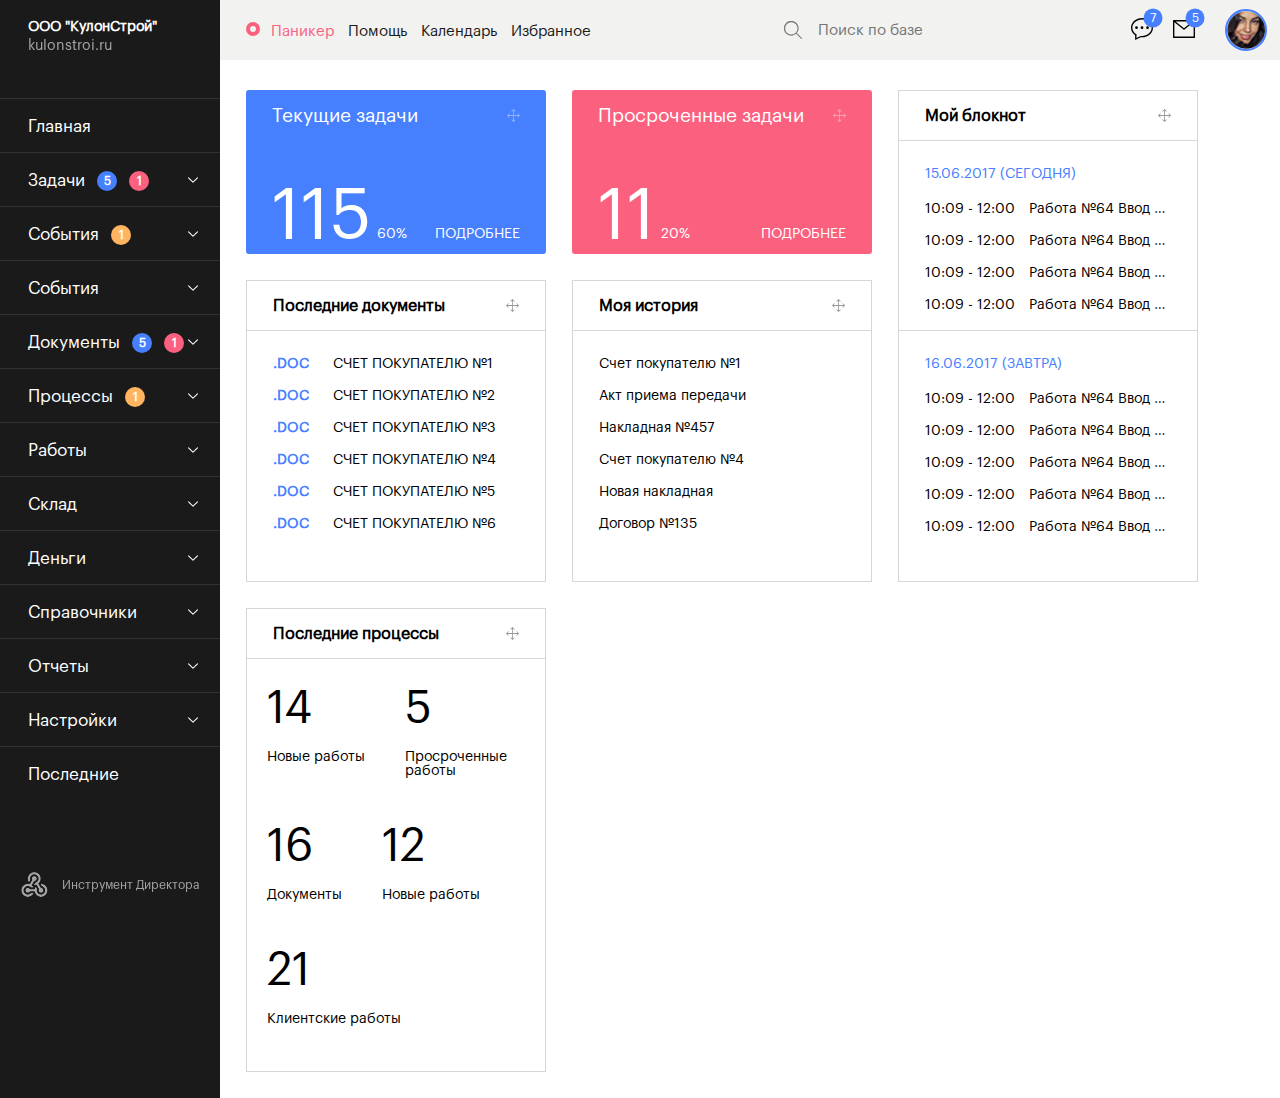
<file: index.html>
<!DOCTYPE html>
<html lang="en">
<head>
	<meta charset="UTF-8">
	<meta name="viewport" content="width=device-width, initial-scale=1.0">
	<title>iDirector Dashboard</title>

	<script src="./js/jquery.js"></script>
	<script src="./jquery-ui/jquery-ui.js"></script>
	<script src="./js/script.js"></script>
	<link rel="stylesheet" href="./css/style.css">

</head>
<body>
	<div class="main-container">
		<div class="menu">
		<div class="fixed-wrapper">
			<div class="mobile-controls mobile-only">
				<div class="menu-close">
					<img src="./img/cross-close.png"/>
					<span>Закрыть</span>
				</div>

				<div class="user">
					<div class="userpic" style="background-image: url(./img/userpic.png);">
					</div>

					<div class="username">Лиса Астахова</div>


				</div>
			</div>
			<div class="company-info-block desktop-only">
				<div class="company-name">
					ООО "КулонСтрой"
				</div>
				<div class="company-site">
					kulonstroi.ru
				</div>

			</div>

			<div class="menu-item">
				<h3 class="menu-item-title">
					<span>Главная</span>
				</h3>


				<h3 class="menu-item-title accordion">
					<span>Задачи</span>
					<div class="blue-circle circle">5</div>
					<div class="red-circle circle">1</div>
					<img src="./img/downarrow.svg" width="10" height="6">
				</h3>
				<div class="submenu">
					<div class="submenu-item">
						Создать задачу
					</div>
					<div class="submenu-item">
						Текущие
					</div>
					<div class="submenu-item">
						Новые
					</div>
					<div class="submenu-item">
						Выполнить
					</div>
					<div class="submenu-item">
						Подтвердить
					</div>
					<div class="submenu-item">
						Планерка
					</div>
					<div class="submenu-item">
						Все
					</div>
					<div class="submenu-item">
						Периодические задачи
					</div>
				</div>

				<h3 class="menu-item-title accordion">
					<span>События</span>
					<div class="yellow-circle circle">1</div>
					<img src="./img/downarrow.svg" width="10" height="6">
				</h3>
				<div class="submenu">
					<div class="submenu-item">
						Создать событие
					</div>
					<div class="submenu-item">
						Сегодня
					</div>
					<div class="submenu-item">
						Новые
					</div>
					<div class="submenu-item">
						Запланированные
						<div class="yellow-circle circle">1</div>
					</div>
					<div class="submenu-item">
						Все события
					</div>
				</div>

				<h3 class="menu-item-title accordion">
					<span>События</span>
					<img src="./img/downarrow.svg" width="10" height="6">
				</h3>

				<div class="submenu">
					<div class="submenu-item">
						Создать событие
					</div>
					<div class="submenu-item">
						Сегодня
					</div>
					<div class="submenu-item">
						Новые
					</div>
					<div class="submenu-item">
						Запланированные
					</div>
					<div class="submenu-item">
						Все события
					</div>
				</div>

				<h3 class="menu-item-title accordion">
					<span>Документы</span>
					<div class="blue-circle circle">5</div>
					<div class="red-circle circle">1</div>
					<img src="./img/downarrow.svg" width="10" height="6">
				</h3>
				<div class="submenu">
					<div class="submenu-item">
						Создать документ
					</div>
					<div class="submenu-item">
						Текущие
					</div>
					<div class="submenu-item">
						Новые
					</div>
					<div class="submenu-item">
						Просроченные
					</div>
					<div class="submenu-item">
						К ознакомлению
					</div>
					<div class="submenu-item">
						Все
					</div>
				</div>

				<h3 class="menu-item-title accordion">
					<span>Процессы</span>
					<div class="yellow-circle circle">1</div>
					<img src="./img/downarrow.svg" width="10" height="6">
				</h3>
				<div class="submenu">
					<div class="submenu-item">
						Создать процесс
					</div>
					<div class="submenu-item">
						Текущие
					</div>
					<div class="submenu-item">
						Просроченные
					</div>
					<div class="submenu-item">
						Отложенные
						<div class="yellow-circle circle">1</div>
					</div>
					<div class="submenu-item">
						Проблемные
					</div>
					<div class="submenu-item">
						Отказные
					</div>
					<div class="submenu-item">
						Проекты
					</div>
					<div class="submenu-item">
						Все
					</div>
					<div class="submenu-item">
						Рабочие спецификации
					</div>
					<div class="submenu-item">
						Периодические процессы
					</div>
					<div class="submenu-item">
						Технологические карты
					</div>
				</div>

				<h3 class="menu-item-title accordion">
					<span>Работы</span>
					<img src="./img/downarrow.svg" width="10" height="6">
				</h3>

				<div class="submenu">
					<div class="submenu-item">
						Новые
					</div>
					<div class="submenu-item">
						Текущие
					</div>
					<div class="submenu-item">
						Просроченные
					</div>
					<div class="submenu-item">
						Приостановленные
					</div>
					<div class="submenu-item">
						Все
					</div>
					<div class="submenu-item">
						Переводы работ
					</div>
				</div>

				<h3 class="menu-item-title accordion">
					<span>Склад</span>
					<img src="./img/downarrow.svg" width="10" height="6">
				</h3>

				<div class="submenu">
					<div class="submenu-item">
						Товары и услуги
					</div>
					<div class="submenu-item">
						Закупки
					</div>
					<div class="submenu-item">
						Продажи
					</div>
					<div class="submenu-item">
						Списания
					</div>
					<div class="submenu-item">
						Списания материалов
					</div>
					<div class="submenu-item">
						Оприходования
					</div>
					<div class="submenu-item">
						Оприходования продукции
					</div>
					<div class="submenu-item">
						Перемещения
					</div>
					<div class="submenu-item">
						Заявки на доставку
					</div>
					<div class="submenu-item">
						Доставки
					</div>
					<div class="submenu-item">
						Инвентаризация
					</div>
					<div class="submenu-item">
						Уценки
					</div>
					<div class="submenu-item">
						Наценки
					</div>
					<div class="submenu-item">
						Группы товаров
					</div>
					<div class="submenu-item">
						Склады
					</div>
					<div class="submenu-item">
						Складские ячейки
					</div>
				</div>
				<h3 class="menu-item-title accordion">
					<span>Деньги</span>
					<img src="./img/downarrow.svg" width="10" height="6">
				</h3>

				<div class="submenu">
					<div class="submenu-item">
						Приходы и расходы
					</div>
					<div class="submenu-item">
						Взаиморасчеты с контрагентами
					</div>
					<div class="submenu-item">
						Премии и санкции
					</div>
					<div class="submenu-item">
						Выплаты сотрудникам
					</div>
					<div class="submenu-item">
						Взаиморасчеты с сотрудниками
					</div>
					<div class="submenu-item">
						Табель
					</div>
					<div class="submenu-item">
						Касса
					</div>
				</div>
				<h3 class="menu-item-title accordion">
					<span>Справочники</span>
					<img src="./img/downarrow.svg" width="10" height="6">
				</h3>

				<div class="submenu">
					<div class="submenu-item">
						Контрагенты
					</div>
					<div class="submenu-item">
						Сотрудники
					</div>
					<div class="submenu-item">
						Должности
					</div>
					<div class="submenu-item">
						Отделы
					</div>
					<div class="submenu-item">
						Объекты
					</div>
					<div class="submenu-item">
						Виды санкций
					</div>
					<div class="submenu-item">
						Виды премий
					</div>
					<div class="submenu-item">
						Объявления
					</div>
					<div class="submenu-item">
						Структурная схема
					</div>
					<div class="submenu-item">
						Рассылки
					</div>
				</div>
				<h3 class="menu-item-title accordion">
					<span>Отчеты</span>
					<img src="./img/downarrow.svg" width="10" height="6">
				</h3>

				<div class="submenu">
					<div class="submenu-item">
						Активность сотрудников за месяц
					</div>
				</div>
				<h3 class="menu-item-title accordion">
					<span>Настройки</span>
					<img src="./img/downarrow.svg" width="10" height="6">
				</h3>

				<div class="submenu">
					<div class="submenu-item">
						Настройки документов
					</div>
					<div class="submenu-item">
						Настройки процессов
					</div>
					<div class="submenu-item">
						Настройки отчетов
					</div>
					<div class="submenu-item">
						Триггеры
					</div>
					<div class="submenu-item">
						Веб-камеры
					</div>
					<div class="submenu-item">
						Настройки справочников
					</div>
					<div class="submenu-item">
						Доступ
					</div>
				</div>

				<h3 class="menu-item-title">
					<span>Последние</span>
				</h3>


			</div> <!-- MENU END-->
			
			<div class="branding">
				<img src="./img/logo.png">
				<span>Инструмент Директора</span>
			</div>
		</div>
		</div>
		<div class="board">
			<div class="top-menu">
				<div class="top-menu-left">
					<a href="#" class="top-menu-left-link panic">Паникер</a>
					<a href="#" class="top-menu-left-link">Помощь</a>
					<a href="#" class="top-menu-left-link">Календарь</a>
					<a href="#" class="top-menu-left-link">Избранное</a>
				</div>

				<div class="menu-opener">
					<img src="./img/menu-sandwich.svg" height="18">
				</div>
				<div class="top-menu-center">
					<img src="./img/search.svg" width="18" height="18">
					<input type="text" placeholder="Поиск по базе" class="top-menu-center-textinput">
				</div>
				<div class="top-menu-right">
					<div class="top-menu-right-notifications">
						<img src="./img/notifications-icon.svg" width="22" height="22">
					</div>

					<div class="top-menu-right-messages">
						<img src="./img/messages-icon.svg" width="22" height="22">
					</div>

					<div class="top-menu-right-userpic">

					</div>

					<div class="top-menu-right-username">
						Астахова Л.С
					</div>

					<div class="top-menu-right-downarrow">
						<img src="./img/downarrow.svg" width="10" height="6">
					</div>

					<div class="top-menu-right-exit">
						<img src="./img/exit.svg" width="19" height="22">
					</div>
				</div>
			</div>

			<div class="dashboard">

				<div class="mobile-company-info mobile-only">
					<div class="mobile-company-name">
						ООО «Кулон-строй»
					</div>

					<div class="mobile-company-site">
						kulon-stroi.ru
					</div>
				</div>

				<div class="tabs mobile-only">
					<span class="active processes">
						Процессы
					</span>

					<span class="events">
						События
					</span>
				</div> 
				<div class="dashboard-block1 dashboard-block in-processes">
					<div class="current-tasks color-tile">
						<div class="color-tile-title">Текущие задачи</div>
						<div class="color-tile-move">
							<img src="./img/move-icon.svg" width="12.60" height="12.60">
						</div>
						<div class="color-tile-numbers">
							<span class="color-tile-numbers-big">115</span>
							<span class="color-tile-numbers-small">60%</span>
						</div>
						<a href="#" class="color-tile-more">ПОДРОБНЕЕ</a>
					</div>

					<div class="overdue-tasks color-tile mobile-only in-processes">
						<div class="color-tile-title">Просроченные задачи</div>
						<div class="color-tile-move">
							<img src="./img/move-icon.svg" width="12.60" height="12.60">
						</div>
						<div class="color-tile-numbers">
							<span class="color-tile-numbers-big">11</span>
							<span class="color-tile-numbers-small">20%</span>
						</div>
						<a href="#" class="color-tile-more">ПОДРОБНЕЕ</a>
					</div>

					<div class="dashboard-block-table in-processes">
						<div class="dashboard-block-table-header">
							<div class="dashboard-block-table-header-title">Последние документы</div>
							<div class="dashboard-block-table-header-move">
								<img src="./img/move-icon.svg" width="12.60" height="12.60">
							</div>
						</div>

						<div class="dashboard-block-table-content">
							<div class="table-content-row">
								<span class="table-content-row-type">.DOC</span>
								<span class="table-content-row-title">СЧЕТ ПОКУПАТЕЛЮ №1</span>
							</div>
							<div class="table-content-row">
								<span class="table-content-row-type">.DOC</span>
								<span class="table-content-row-title">СЧЕТ ПОКУПАТЕЛЮ №2</span>
							</div>
							<div class="table-content-row">
								<span class="table-content-row-type">.DOC</span>
								<span class="table-content-row-title">СЧЕТ ПОКУПАТЕЛЮ №3</span>
							</div>
							<div class="table-content-row">
								<span class="table-content-row-type">.DOC</span>
								<span class="table-content-row-title">СЧЕТ ПОКУПАТЕЛЮ №4</span>
							</div>
							<div class="table-content-row">
								<span class="table-content-row-type">.DOC</span>
								<span class="table-content-row-title">СЧЕТ ПОКУПАТЕЛЮ №5</span>
							</div>
							<div class="table-content-row">
								<span class="table-content-row-type">.DOC</span>
								<span class="table-content-row-title">СЧЕТ ПОКУПАТЕЛЮ №6</span>
							</div>
						</div>
					</div>
				</div>
				<div class="dashboard-block2 dashboard-block desktop-only">
					<div class="overdue-tasks color-tile">
						<div class="color-tile-title">Просроченные задачи</div>
						<div class="color-tile-move">
							<img src="./img/move-icon.svg" width="12.60" height="12.60">
						</div>
						<div class="color-tile-numbers">
							<span class="color-tile-numbers-big">11</span>
							<span class="color-tile-numbers-small">20%</span>
						</div>
						<a href="#" class="color-tile-more">ПОДРОБНЕЕ</a>
					</div>

					<div class="dashboard-block-table">
						<div class="dashboard-block-table-header">
							<div class="dashboard-block-table-header-title">Моя история</div>
							<div class="dashboard-block-table-header-move">
								<img src="./img/move-icon.svg" width="12.60" height="12.60">
							</div>
						</div>

						<div class="dashboard-block-table-content">
							<div class="table-content-row">
								<span class="table-content-row-title">Счет покупателю №1</span>
							</div>
							<div class="table-content-row">
								<span class="table-content-row-title">Акт приема передачи</span>
							</div>
							<div class="table-content-row">
								<span class="table-content-row-title">Накладная №457</span>
							</div>
							<div class="table-content-row">
								<span class="table-content-row-title">Счет покупателю №4</span>
							</div>
							<div class="table-content-row">
								<span class="table-content-row-title">Новая накладная</span>
							</div>
							<div class="table-content-row">
								<span class="table-content-row-title">Договор №135</span>
							</div>
						</div>
					</div>
				</div>

				<div class="dashboard-block3 dashboard-block blocknote in-events">
					<div class="dashboard-block-table">
						<div class="dashboard-block-table-header">
							<div class="dashboard-block-table-header-title">Мой блокнот</div>
							<div class="dashboard-block-table-header-move">
								<img src="./img/move-icon.svg" width="12.60" height="12.60">
							</div>
						</div>

						<div class="dashboard-block-table-content">
							<div class="table-content-day">

								<div class="date">
									15.06.2017 (СЕГОДНЯ)
								</div>
								<div class="table-content-row">
									<span class="time">10:09 - 12:00</span>
									<span class="table-content-row-title">Работа №64 Ввод исходных данных </span>
								</div>
								<div class="table-content-row">
									<span class="time">10:09 - 12:00</span>
									<span class="table-content-row-title">Работа №64 Ввод исходных данных </span>
								</div>
								<div class="table-content-row">
									<span class="time">10:09 - 12:00</span>
									<span class="table-content-row-title">Работа №64 Ввод исходных данных </span>
								</div>
								<div class="table-content-row">
									<span class="time">10:09 - 12:00</span>
									<span class="table-content-row-title">Работа №64 Ввод исходных данных </span>
								</div>
							</div>

							<div class="table-content-day">

								<div class="date">
									16.06.2017 (ЗАВТРА)
								</div>
								<div class="table-content-row">
									<span class="time">10:09 - 12:00</span>
									<span class="table-content-row-title">Работа №64 Ввод исходных данных </span>
								</div>
								<div class="table-content-row">
									<span class="time">10:09 - 12:00</span>
									<span class="table-content-row-title">Работа №64 Ввод исходных данных </span>
								</div>
								<div class="table-content-row">
									<span class="time">10:09 - 12:00</span>
									<span class="table-content-row-title">Работа №64 Ввод исходных данных </span>
								</div>
								<div class="table-content-row">
									<span class="time">10:09 - 12:00</span>
									<span class="table-content-row-title">Работа №64 Ввод исходных данных </span>
								</div>
								<div class="table-content-row">
									<span class="time">10:09 - 12:00</span>
									<span class="table-content-row-title">Работа №64 Ввод исходных данных </span>
								</div>
							</div>
						</div>
					</div>
				</div>


				<div class="dashboard-block last-processes in-processes">
					<div class="dashboard-block-table">
						<div class="dashboard-block-table-header">
							<div class="dashboard-block-table-header-title">Последние процессы</div>
							<div class="dashboard-block-table-header-move">
								<img src="./img/move-icon.svg" width="12.60" height="12.60">
							</div>
						</div>

						<div class="dashboard-block-table-content">
							<div class="processes-content">
								<div class="process">
									<div class="count">14</div>
									<div class="process-name">Новые работы</div>
								</div>
								<div class="process">
									<div class="count">5</div>
									<div class="process-name">Просроченные <br>работы</div>
								</div>
								<div class="process">
									<div class="count">16</div>
									<div class="process-name">Документы</div>
								</div>	
								<div class="process">
									<div class="count">12</div>
									<div class="process-name">Новые работы</div>
								</div>
								<div class="process">
									<div class="count">21</div>
									<div class="process-name">Клиентские работы</div>
								</div>		
							</div>																		
						</div>
					</div>
				</div>
			</div>

		</div>
	</div>
</body>
</html>
</file>
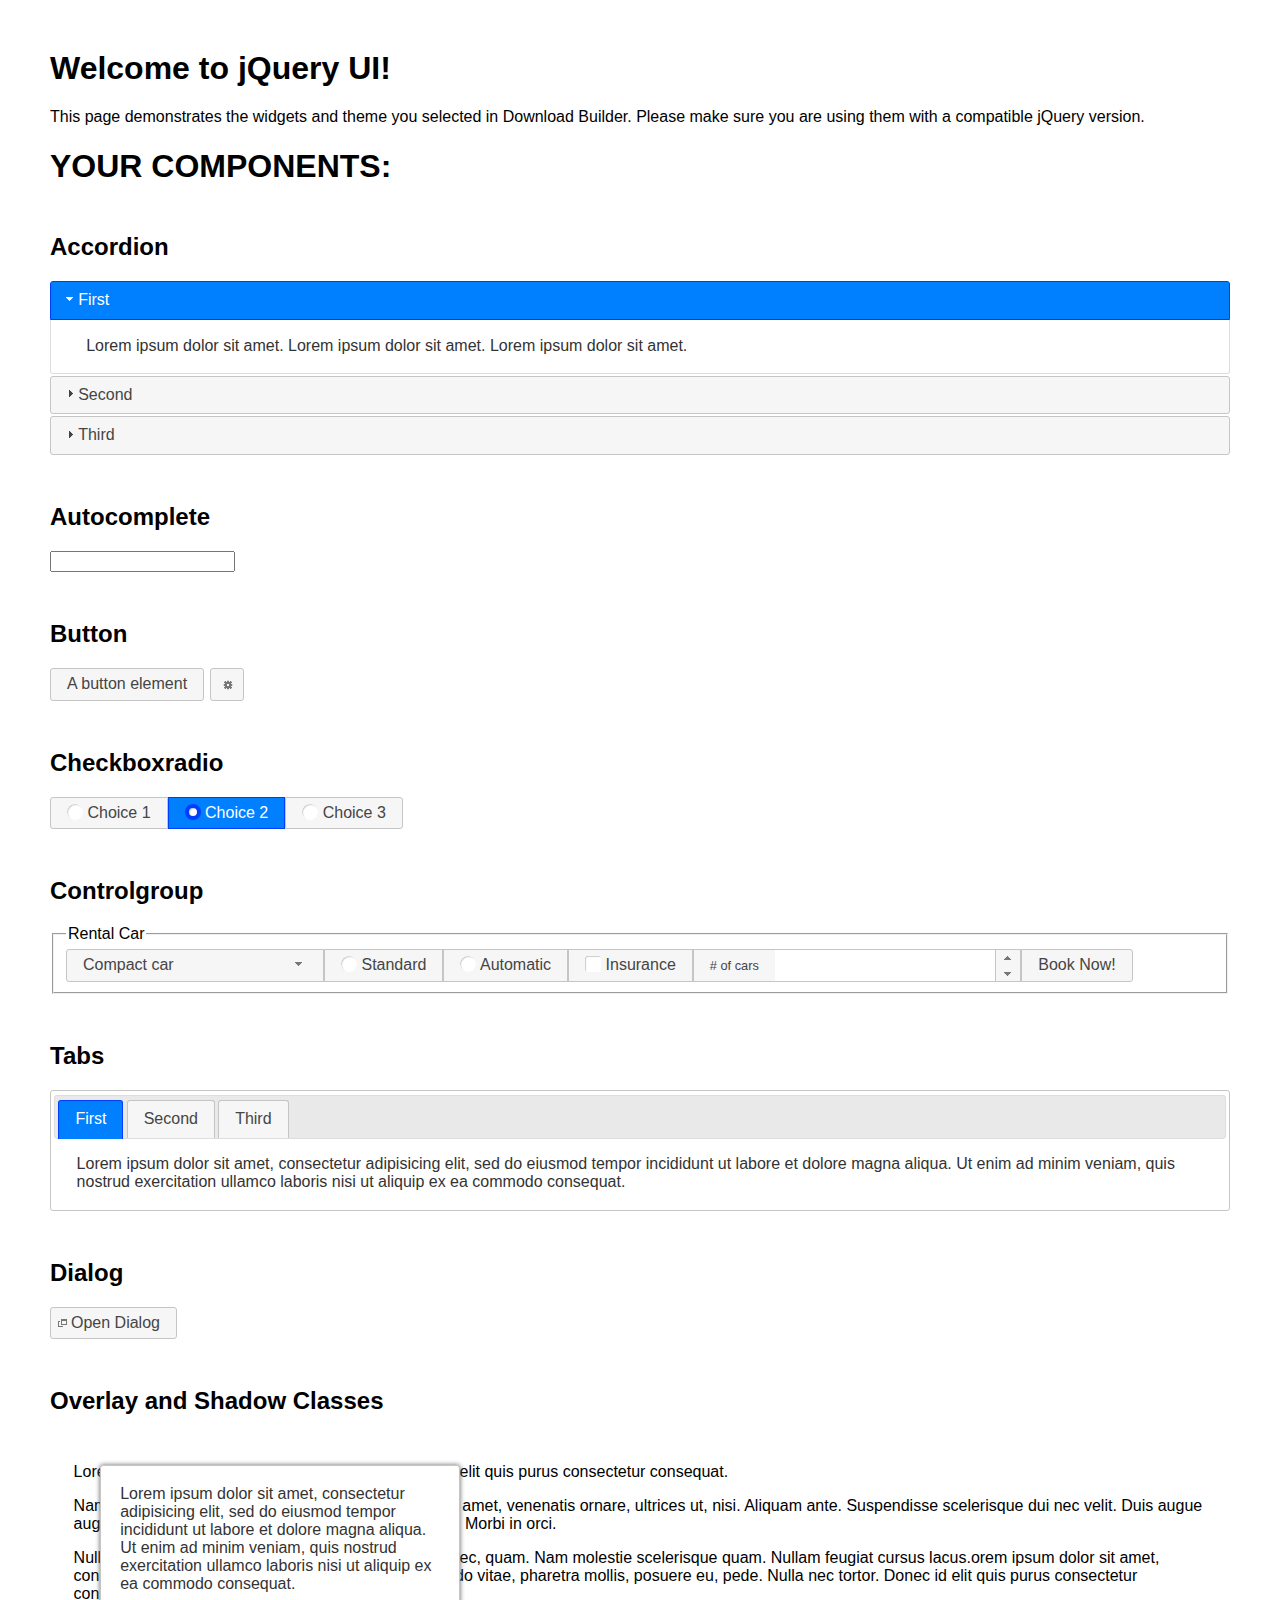
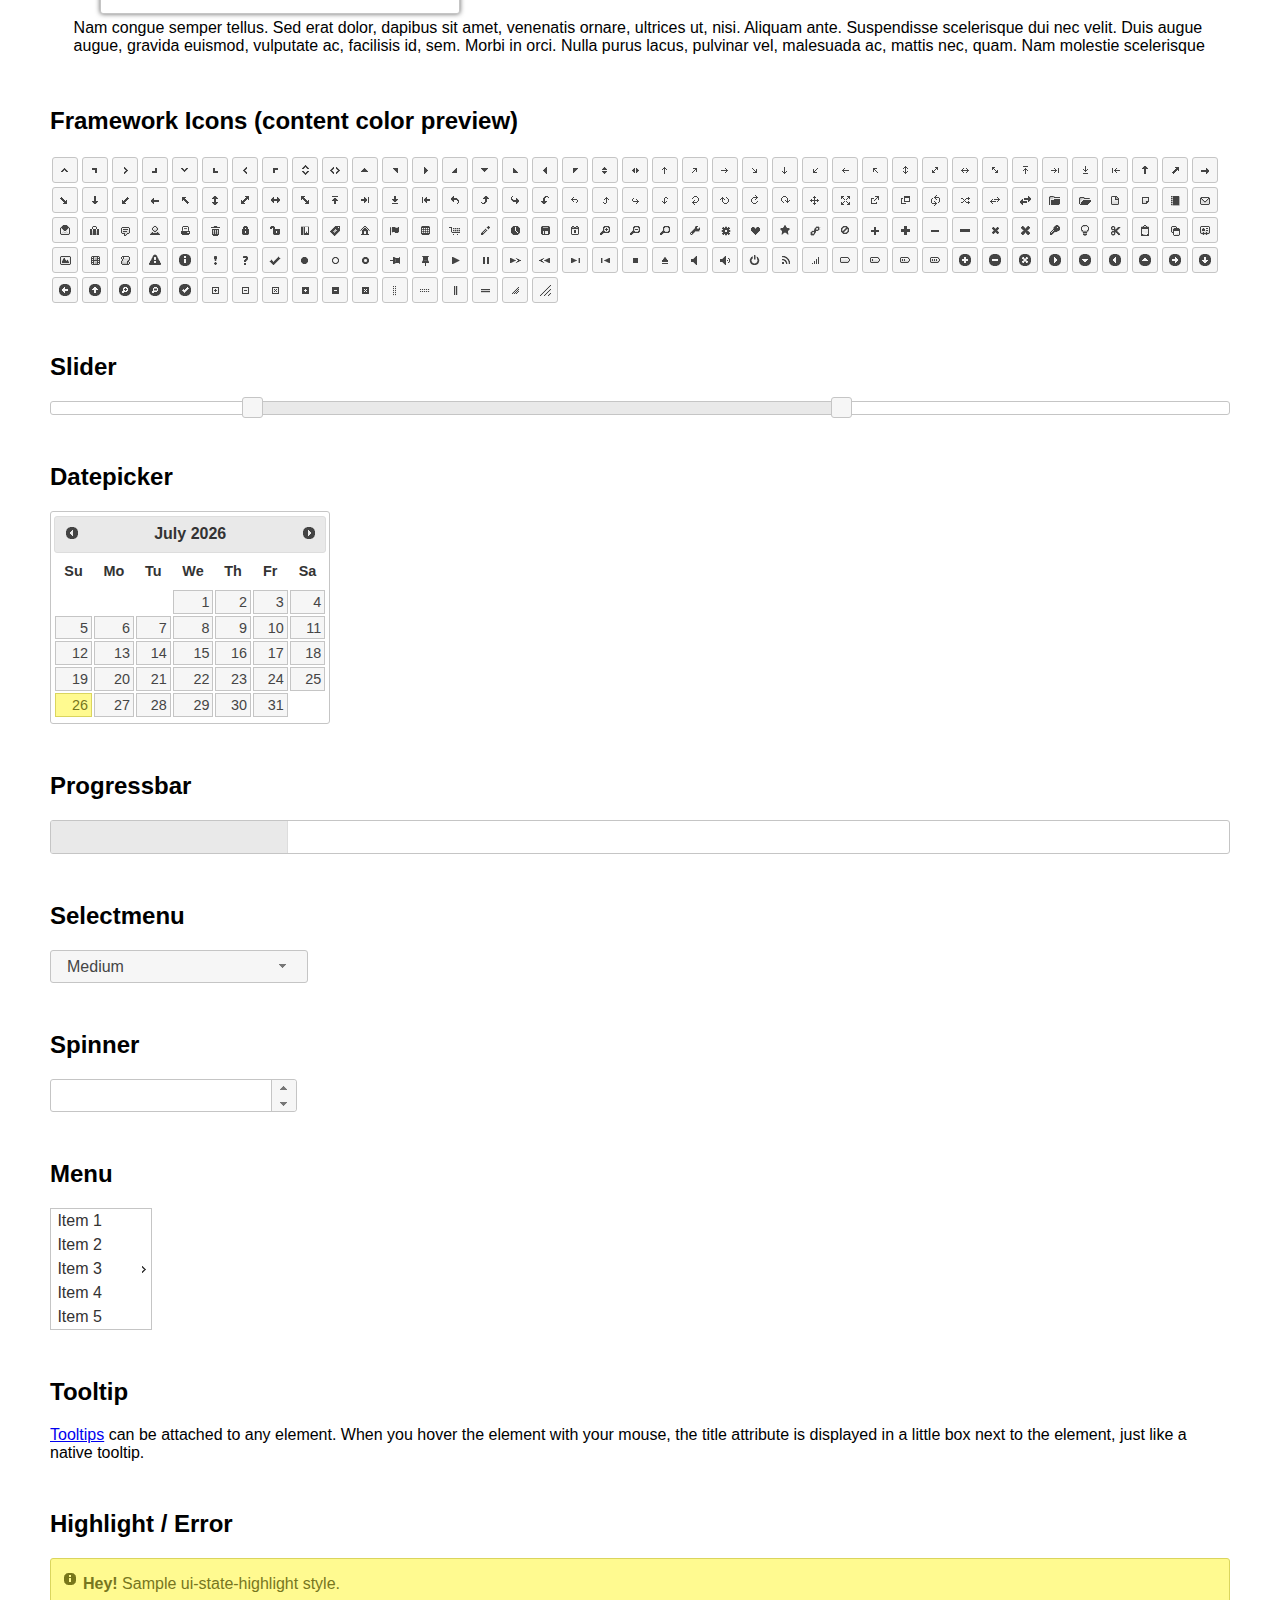
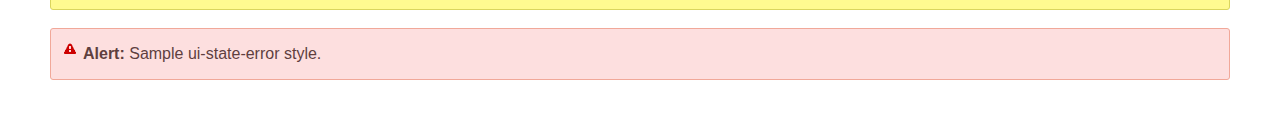
<file: jquery-ui/index.html>
<!doctype html>
<html lang="us">
<head>
	<meta charset="utf-8">
	<title>jQuery UI Example Page</title>
	<link href="jquery-ui.css" rel="stylesheet">
	<style>
	body{
		font-family: "Trebuchet MS", sans-serif;
		margin: 50px;
	}
	.demoHeaders {
		margin-top: 2em;
	}
	#dialog-link {
		padding: .4em 1em .4em 20px;
		text-decoration: none;
		position: relative;
	}
	#dialog-link span.ui-icon {
		margin: 0 5px 0 0;
		position: absolute;
		left: .2em;
		top: 50%;
		margin-top: -8px;
	}
	#icons {
		margin: 0;
		padding: 0;
	}
	#icons li {
		margin: 2px;
		position: relative;
		padding: 4px 0;
		cursor: pointer;
		float: left;
		list-style: none;
	}
	#icons span.ui-icon {
		float: left;
		margin: 0 4px;
	}
	.fakewindowcontain .ui-widget-overlay {
		position: absolute;
	}
	select {
		width: 200px;
	}
	</style>
</head>
<body>

<h1>Welcome to jQuery UI!</h1>

<div class="ui-widget">
	<p>This page demonstrates the widgets and theme you selected in Download Builder. Please make sure you are using them with a compatible jQuery version.</p>
</div>

<h1>YOUR COMPONENTS:</h1>


<!-- Accordion -->
<h2 class="demoHeaders">Accordion</h2>
<div id="accordion">
	<h3>First</h3>
	<div>Lorem ipsum dolor sit amet. Lorem ipsum dolor sit amet. Lorem ipsum dolor sit amet.</div>
	<h3>Second</h3>
	<div>Phasellus mattis tincidunt nibh.</div>
	<h3>Third</h3>
	<div>Nam dui erat, auctor a, dignissim quis.</div>
</div>



<!-- Autocomplete -->
<h2 class="demoHeaders">Autocomplete</h2>
<div>
	<input id="autocomplete" title="type &quot;a&quot;">
</div>



<!-- Button -->
<h2 class="demoHeaders">Button</h2>
<button id="button">A button element</button>
<button id="button-icon">An icon-only button</button>



<!-- Checkboxradio -->
<h2 class="demoHeaders">Checkboxradio</h2>
<form style="margin-top: 1em;">
	<div id="radioset">
		<input type="radio" id="radio1" name="radio"><label for="radio1">Choice 1</label>
		<input type="radio" id="radio2" name="radio" checked="checked"><label for="radio2">Choice 2</label>
		<input type="radio" id="radio3" name="radio"><label for="radio3">Choice 3</label>
	</div>
</form>



<!-- Controlgroup -->
<h2 class="demoHeaders">Controlgroup</h2>
<fieldset>
	<legend>Rental Car</legend>
	<div id="controlgroup">
		<select id="car-type">
			<option>Compact car</option>
			<option>Midsize car</option>
			<option>Full size car</option>
			<option>SUV</option>
			<option>Luxury</option>
			<option>Truck</option>
			<option>Van</option>
		</select>
		<label for="transmission-standard">Standard</label>
		<input type="radio" name="transmission" id="transmission-standard">
		<label for="transmission-automatic">Automatic</label>
		<input type="radio" name="transmission" id="transmission-automatic">
		<label for="insurance">Insurance</label>
		<input type="checkbox" name="insurance" id="insurance">
		<label for="horizontal-spinner" class="ui-controlgroup-label"># of cars</label>
		<input id="horizontal-spinner" class="ui-spinner-input">
		<button>Book Now!</button>
	</div>
</fieldset>



<!-- Tabs -->
<h2 class="demoHeaders">Tabs</h2>
<div id="tabs">
	<ul>
		<li><a href="#tabs-1">First</a></li>
		<li><a href="#tabs-2">Second</a></li>
		<li><a href="#tabs-3">Third</a></li>
	</ul>
	<div id="tabs-1">Lorem ipsum dolor sit amet, consectetur adipisicing elit, sed do eiusmod tempor incididunt ut labore et dolore magna aliqua. Ut enim ad minim veniam, quis nostrud exercitation ullamco laboris nisi ut aliquip ex ea commodo consequat.</div>
	<div id="tabs-2">Phasellus mattis tincidunt nibh. Cras orci urna, blandit id, pretium vel, aliquet ornare, felis. Maecenas scelerisque sem non nisl. Fusce sed lorem in enim dictum bibendum.</div>
	<div id="tabs-3">Nam dui erat, auctor a, dignissim quis, sollicitudin eu, felis. Pellentesque nisi urna, interdum eget, sagittis et, consequat vestibulum, lacus. Mauris porttitor ullamcorper augue.</div>
</div>



<h2 class="demoHeaders">Dialog</h2>
<p>
	<button id="dialog-link" class="ui-button ui-corner-all ui-widget">
		<span class="ui-icon ui-icon-newwin"></span>Open Dialog
	</button>
</p>

<h2 class="demoHeaders">Overlay and Shadow Classes</h2>
<div style="position: relative; width: 96%; height: 200px; padding:1% 2%; overflow:hidden;" class="fakewindowcontain">
	<p>Lorem ipsum dolor sit amet,  Nulla nec tortor. Donec id elit quis purus consectetur consequat. </p><p>Nam congue semper tellus. Sed erat dolor, dapibus sit amet, venenatis ornare, ultrices ut, nisi. Aliquam ante. Suspendisse scelerisque dui nec velit. Duis augue augue, gravida euismod, vulputate ac, facilisis id, sem. Morbi in orci. </p><p>Nulla purus lacus, pulvinar vel, malesuada ac, mattis nec, quam. Nam molestie scelerisque quam. Nullam feugiat cursus lacus.orem ipsum dolor sit amet, consectetur adipiscing elit. Donec libero risus, commodo vitae, pharetra mollis, posuere eu, pede. Nulla nec tortor. Donec id elit quis purus consectetur consequat. </p><p>Nam congue semper tellus. Sed erat dolor, dapibus sit amet, venenatis ornare, ultrices ut, nisi. Aliquam ante. Suspendisse scelerisque dui nec velit. Duis augue augue, gravida euismod, vulputate ac, facilisis id, sem. Morbi in orci. Nulla purus lacus, pulvinar vel, malesuada ac, mattis nec, quam. Nam molestie scelerisque quam. </p><p>Nullam feugiat cursus lacus.orem ipsum dolor sit amet, consectetur adipiscing elit. Donec libero risus, commodo vitae, pharetra mollis, posuere eu, pede. Nulla nec tortor. Donec id elit quis purus consectetur consequat. Nam congue semper tellus. Sed erat dolor, dapibus sit amet, venenatis ornare, ultrices ut, nisi. Aliquam ante. </p><p>Suspendisse scelerisque dui nec velit. Duis augue augue, gravida euismod, vulputate ac, facilisis id, sem. Morbi in orci. Nulla purus lacus, pulvinar vel, malesuada ac, mattis nec, quam. Nam molestie scelerisque quam. Nullam feugiat cursus lacus.orem ipsum dolor sit amet, consectetur adipiscing elit. Donec libero risus, commodo vitae, pharetra mollis, posuere eu, pede. Nulla nec tortor. Donec id elit quis purus consectetur consequat. Nam congue semper tellus. Sed erat dolor, dapibus sit amet, venenatis ornare, ultrices ut, nisi. </p>

	<!-- ui-dialog -->
	<div class="ui-widget-overlay ui-front"></div>
	<div style="position: absolute; width: 320px; left: 50px; top: 30px; padding: 1.2em" class="ui-widget ui-front ui-widget-content ui-corner-all ui-widget-shadow">
		Lorem ipsum dolor sit amet, consectetur adipisicing elit, sed do eiusmod tempor incididunt ut labore et dolore magna aliqua. Ut enim ad minim veniam, quis nostrud exercitation ullamco laboris nisi ut aliquip ex ea commodo consequat.
	</div>

</div>

<!-- ui-dialog -->
<div id="dialog" title="Dialog Title">
	<p>Lorem ipsum dolor sit amet, consectetur adipisicing elit, sed do eiusmod tempor incididunt ut labore et dolore magna aliqua. Ut enim ad minim veniam, quis nostrud exercitation ullamco laboris nisi ut aliquip ex ea commodo consequat.</p>
</div>



<h2 class="demoHeaders">Framework Icons (content color preview)</h2>
<ul id="icons" class="ui-widget ui-helper-clearfix">
	<li class="ui-state-default ui-corner-all" title=".ui-icon-caret-1-n"><span class="ui-icon ui-icon-caret-1-n"></span></li>
	<li class="ui-state-default ui-corner-all" title=".ui-icon-caret-1-ne"><span class="ui-icon ui-icon-caret-1-ne"></span></li>
	<li class="ui-state-default ui-corner-all" title=".ui-icon-caret-1-e"><span class="ui-icon ui-icon-caret-1-e"></span></li>
	<li class="ui-state-default ui-corner-all" title=".ui-icon-caret-1-se"><span class="ui-icon ui-icon-caret-1-se"></span></li>
	<li class="ui-state-default ui-corner-all" title=".ui-icon-caret-1-s"><span class="ui-icon ui-icon-caret-1-s"></span></li>
	<li class="ui-state-default ui-corner-all" title=".ui-icon-caret-1-sw"><span class="ui-icon ui-icon-caret-1-sw"></span></li>
	<li class="ui-state-default ui-corner-all" title=".ui-icon-caret-1-w"><span class="ui-icon ui-icon-caret-1-w"></span></li>
	<li class="ui-state-default ui-corner-all" title=".ui-icon-caret-1-nw"><span class="ui-icon ui-icon-caret-1-nw"></span></li>
	<li class="ui-state-default ui-corner-all" title=".ui-icon-caret-2-n-s"><span class="ui-icon ui-icon-caret-2-n-s"></span></li>
	<li class="ui-state-default ui-corner-all" title=".ui-icon-caret-2-e-w"><span class="ui-icon ui-icon-caret-2-e-w"></span></li>
	<li class="ui-state-default ui-corner-all" title=".ui-icon-triangle-1-n"><span class="ui-icon ui-icon-triangle-1-n"></span></li>
	<li class="ui-state-default ui-corner-all" title=".ui-icon-triangle-1-ne"><span class="ui-icon ui-icon-triangle-1-ne"></span></li>
	<li class="ui-state-default ui-corner-all" title=".ui-icon-triangle-1-e"><span class="ui-icon ui-icon-triangle-1-e"></span></li>
	<li class="ui-state-default ui-corner-all" title=".ui-icon-triangle-1-se"><span class="ui-icon ui-icon-triangle-1-se"></span></li>
	<li class="ui-state-default ui-corner-all" title=".ui-icon-triangle-1-s"><span class="ui-icon ui-icon-triangle-1-s"></span></li>
	<li class="ui-state-default ui-corner-all" title=".ui-icon-triangle-1-sw"><span class="ui-icon ui-icon-triangle-1-sw"></span></li>
	<li class="ui-state-default ui-corner-all" title=".ui-icon-triangle-1-w"><span class="ui-icon ui-icon-triangle-1-w"></span></li>
	<li class="ui-state-default ui-corner-all" title=".ui-icon-triangle-1-nw"><span class="ui-icon ui-icon-triangle-1-nw"></span></li>
	<li class="ui-state-default ui-corner-all" title=".ui-icon-triangle-2-n-s"><span class="ui-icon ui-icon-triangle-2-n-s"></span></li>
	<li class="ui-state-default ui-corner-all" title=".ui-icon-triangle-2-e-w"><span class="ui-icon ui-icon-triangle-2-e-w"></span></li>
	<li class="ui-state-default ui-corner-all" title=".ui-icon-arrow-1-n"><span class="ui-icon ui-icon-arrow-1-n"></span></li>
	<li class="ui-state-default ui-corner-all" title=".ui-icon-arrow-1-ne"><span class="ui-icon ui-icon-arrow-1-ne"></span></li>
	<li class="ui-state-default ui-corner-all" title=".ui-icon-arrow-1-e"><span class="ui-icon ui-icon-arrow-1-e"></span></li>
	<li class="ui-state-default ui-corner-all" title=".ui-icon-arrow-1-se"><span class="ui-icon ui-icon-arrow-1-se"></span></li>
	<li class="ui-state-default ui-corner-all" title=".ui-icon-arrow-1-s"><span class="ui-icon ui-icon-arrow-1-s"></span></li>
	<li class="ui-state-default ui-corner-all" title=".ui-icon-arrow-1-sw"><span class="ui-icon ui-icon-arrow-1-sw"></span></li>
	<li class="ui-state-default ui-corner-all" title=".ui-icon-arrow-1-w"><span class="ui-icon ui-icon-arrow-1-w"></span></li>
	<li class="ui-state-default ui-corner-all" title=".ui-icon-arrow-1-nw"><span class="ui-icon ui-icon-arrow-1-nw"></span></li>
	<li class="ui-state-default ui-corner-all" title=".ui-icon-arrow-2-n-s"><span class="ui-icon ui-icon-arrow-2-n-s"></span></li>
	<li class="ui-state-default ui-corner-all" title=".ui-icon-arrow-2-ne-sw"><span class="ui-icon ui-icon-arrow-2-ne-sw"></span></li>
	<li class="ui-state-default ui-corner-all" title=".ui-icon-arrow-2-e-w"><span class="ui-icon ui-icon-arrow-2-e-w"></span></li>
	<li class="ui-state-default ui-corner-all" title=".ui-icon-arrow-2-se-nw"><span class="ui-icon ui-icon-arrow-2-se-nw"></span></li>
	<li class="ui-state-default ui-corner-all" title=".ui-icon-arrowstop-1-n"><span class="ui-icon ui-icon-arrowstop-1-n"></span></li>
	<li class="ui-state-default ui-corner-all" title=".ui-icon-arrowstop-1-e"><span class="ui-icon ui-icon-arrowstop-1-e"></span></li>
	<li class="ui-state-default ui-corner-all" title=".ui-icon-arrowstop-1-s"><span class="ui-icon ui-icon-arrowstop-1-s"></span></li>
	<li class="ui-state-default ui-corner-all" title=".ui-icon-arrowstop-1-w"><span class="ui-icon ui-icon-arrowstop-1-w"></span></li>
	<li class="ui-state-default ui-corner-all" title=".ui-icon-arrowthick-1-n"><span class="ui-icon ui-icon-arrowthick-1-n"></span></li>
	<li class="ui-state-default ui-corner-all" title=".ui-icon-arrowthick-1-ne"><span class="ui-icon ui-icon-arrowthick-1-ne"></span></li>
	<li class="ui-state-default ui-corner-all" title=".ui-icon-arrowthick-1-e"><span class="ui-icon ui-icon-arrowthick-1-e"></span></li>
	<li class="ui-state-default ui-corner-all" title=".ui-icon-arrowthick-1-se"><span class="ui-icon ui-icon-arrowthick-1-se"></span></li>
	<li class="ui-state-default ui-corner-all" title=".ui-icon-arrowthick-1-s"><span class="ui-icon ui-icon-arrowthick-1-s"></span></li>
	<li class="ui-state-default ui-corner-all" title=".ui-icon-arrowthick-1-sw"><span class="ui-icon ui-icon-arrowthick-1-sw"></span></li>
	<li class="ui-state-default ui-corner-all" title=".ui-icon-arrowthick-1-w"><span class="ui-icon ui-icon-arrowthick-1-w"></span></li>
	<li class="ui-state-default ui-corner-all" title=".ui-icon-arrowthick-1-nw"><span class="ui-icon ui-icon-arrowthick-1-nw"></span></li>
	<li class="ui-state-default ui-corner-all" title=".ui-icon-arrowthick-2-n-s"><span class="ui-icon ui-icon-arrowthick-2-n-s"></span></li>
	<li class="ui-state-default ui-corner-all" title=".ui-icon-arrowthick-2-ne-sw"><span class="ui-icon ui-icon-arrowthick-2-ne-sw"></span></li>
	<li class="ui-state-default ui-corner-all" title=".ui-icon-arrowthick-2-e-w"><span class="ui-icon ui-icon-arrowthick-2-e-w"></span></li>
	<li class="ui-state-default ui-corner-all" title=".ui-icon-arrowthick-2-se-nw"><span class="ui-icon ui-icon-arrowthick-2-se-nw"></span></li>
	<li class="ui-state-default ui-corner-all" title=".ui-icon-arrowthickstop-1-n"><span class="ui-icon ui-icon-arrowthickstop-1-n"></span></li>
	<li class="ui-state-default ui-corner-all" title=".ui-icon-arrowthickstop-1-e"><span class="ui-icon ui-icon-arrowthickstop-1-e"></span></li>
	<li class="ui-state-default ui-corner-all" title=".ui-icon-arrowthickstop-1-s"><span class="ui-icon ui-icon-arrowthickstop-1-s"></span></li>
	<li class="ui-state-default ui-corner-all" title=".ui-icon-arrowthickstop-1-w"><span class="ui-icon ui-icon-arrowthickstop-1-w"></span></li>
	<li class="ui-state-default ui-corner-all" title=".ui-icon-arrowreturnthick-1-w"><span class="ui-icon ui-icon-arrowreturnthick-1-w"></span></li>
	<li class="ui-state-default ui-corner-all" title=".ui-icon-arrowreturnthick-1-n"><span class="ui-icon ui-icon-arrowreturnthick-1-n"></span></li>
	<li class="ui-state-default ui-corner-all" title=".ui-icon-arrowreturnthick-1-e"><span class="ui-icon ui-icon-arrowreturnthick-1-e"></span></li>
	<li class="ui-state-default ui-corner-all" title=".ui-icon-arrowreturnthick-1-s"><span class="ui-icon ui-icon-arrowreturnthick-1-s"></span></li>
	<li class="ui-state-default ui-corner-all" title=".ui-icon-arrowreturn-1-w"><span class="ui-icon ui-icon-arrowreturn-1-w"></span></li>
	<li class="ui-state-default ui-corner-all" title=".ui-icon-arrowreturn-1-n"><span class="ui-icon ui-icon-arrowreturn-1-n"></span></li>
	<li class="ui-state-default ui-corner-all" title=".ui-icon-arrowreturn-1-e"><span class="ui-icon ui-icon-arrowreturn-1-e"></span></li>
	<li class="ui-state-default ui-corner-all" title=".ui-icon-arrowreturn-1-s"><span class="ui-icon ui-icon-arrowreturn-1-s"></span></li>
	<li class="ui-state-default ui-corner-all" title=".ui-icon-arrowrefresh-1-w"><span class="ui-icon ui-icon-arrowrefresh-1-w"></span></li>
	<li class="ui-state-default ui-corner-all" title=".ui-icon-arrowrefresh-1-n"><span class="ui-icon ui-icon-arrowrefresh-1-n"></span></li>
	<li class="ui-state-default ui-corner-all" title=".ui-icon-arrowrefresh-1-e"><span class="ui-icon ui-icon-arrowrefresh-1-e"></span></li>
	<li class="ui-state-default ui-corner-all" title=".ui-icon-arrowrefresh-1-s"><span class="ui-icon ui-icon-arrowrefresh-1-s"></span></li>
	<li class="ui-state-default ui-corner-all" title=".ui-icon-arrow-4"><span class="ui-icon ui-icon-arrow-4"></span></li>
	<li class="ui-state-default ui-corner-all" title=".ui-icon-arrow-4-diag"><span class="ui-icon ui-icon-arrow-4-diag"></span></li>
	<li class="ui-state-default ui-corner-all" title=".ui-icon-extlink"><span class="ui-icon ui-icon-extlink"></span></li>
	<li class="ui-state-default ui-corner-all" title=".ui-icon-newwin"><span class="ui-icon ui-icon-newwin"></span></li>
	<li class="ui-state-default ui-corner-all" title=".ui-icon-refresh"><span class="ui-icon ui-icon-refresh"></span></li>
	<li class="ui-state-default ui-corner-all" title=".ui-icon-shuffle"><span class="ui-icon ui-icon-shuffle"></span></li>
	<li class="ui-state-default ui-corner-all" title=".ui-icon-transfer-e-w"><span class="ui-icon ui-icon-transfer-e-w"></span></li>
	<li class="ui-state-default ui-corner-all" title=".ui-icon-transferthick-e-w"><span class="ui-icon ui-icon-transferthick-e-w"></span></li>
	<li class="ui-state-default ui-corner-all" title=".ui-icon-folder-collapsed"><span class="ui-icon ui-icon-folder-collapsed"></span></li>
	<li class="ui-state-default ui-corner-all" title=".ui-icon-folder-open"><span class="ui-icon ui-icon-folder-open"></span></li>
	<li class="ui-state-default ui-corner-all" title=".ui-icon-document"><span class="ui-icon ui-icon-document"></span></li>
	<li class="ui-state-default ui-corner-all" title=".ui-icon-document-b"><span class="ui-icon ui-icon-document-b"></span></li>
	<li class="ui-state-default ui-corner-all" title=".ui-icon-note"><span class="ui-icon ui-icon-note"></span></li>
	<li class="ui-state-default ui-corner-all" title=".ui-icon-mail-closed"><span class="ui-icon ui-icon-mail-closed"></span></li>
	<li class="ui-state-default ui-corner-all" title=".ui-icon-mail-open"><span class="ui-icon ui-icon-mail-open"></span></li>
	<li class="ui-state-default ui-corner-all" title=".ui-icon-suitcase"><span class="ui-icon ui-icon-suitcase"></span></li>
	<li class="ui-state-default ui-corner-all" title=".ui-icon-comment"><span class="ui-icon ui-icon-comment"></span></li>
	<li class="ui-state-default ui-corner-all" title=".ui-icon-person"><span class="ui-icon ui-icon-person"></span></li>
	<li class="ui-state-default ui-corner-all" title=".ui-icon-print"><span class="ui-icon ui-icon-print"></span></li>
	<li class="ui-state-default ui-corner-all" title=".ui-icon-trash"><span class="ui-icon ui-icon-trash"></span></li>
	<li class="ui-state-default ui-corner-all" title=".ui-icon-locked"><span class="ui-icon ui-icon-locked"></span></li>
	<li class="ui-state-default ui-corner-all" title=".ui-icon-unlocked"><span class="ui-icon ui-icon-unlocked"></span></li>
	<li class="ui-state-default ui-corner-all" title=".ui-icon-bookmark"><span class="ui-icon ui-icon-bookmark"></span></li>
	<li class="ui-state-default ui-corner-all" title=".ui-icon-tag"><span class="ui-icon ui-icon-tag"></span></li>
	<li class="ui-state-default ui-corner-all" title=".ui-icon-home"><span class="ui-icon ui-icon-home"></span></li>
	<li class="ui-state-default ui-corner-all" title=".ui-icon-flag"><span class="ui-icon ui-icon-flag"></span></li>
	<li class="ui-state-default ui-corner-all" title=".ui-icon-calculator"><span class="ui-icon ui-icon-calculator"></span></li>
	<li class="ui-state-default ui-corner-all" title=".ui-icon-cart"><span class="ui-icon ui-icon-cart"></span></li>
	<li class="ui-state-default ui-corner-all" title=".ui-icon-pencil"><span class="ui-icon ui-icon-pencil"></span></li>
	<li class="ui-state-default ui-corner-all" title=".ui-icon-clock"><span class="ui-icon ui-icon-clock"></span></li>
	<li class="ui-state-default ui-corner-all" title=".ui-icon-disk"><span class="ui-icon ui-icon-disk"></span></li>
	<li class="ui-state-default ui-corner-all" title=".ui-icon-calendar"><span class="ui-icon ui-icon-calendar"></span></li>
	<li class="ui-state-default ui-corner-all" title=".ui-icon-zoomin"><span class="ui-icon ui-icon-zoomin"></span></li>
	<li class="ui-state-default ui-corner-all" title=".ui-icon-zoomout"><span class="ui-icon ui-icon-zoomout"></span></li>
	<li class="ui-state-default ui-corner-all" title=".ui-icon-search"><span class="ui-icon ui-icon-search"></span></li>
	<li class="ui-state-default ui-corner-all" title=".ui-icon-wrench"><span class="ui-icon ui-icon-wrench"></span></li>
	<li class="ui-state-default ui-corner-all" title=".ui-icon-gear"><span class="ui-icon ui-icon-gear"></span></li>
	<li class="ui-state-default ui-corner-all" title=".ui-icon-heart"><span class="ui-icon ui-icon-heart"></span></li>
	<li class="ui-state-default ui-corner-all" title=".ui-icon-star"><span class="ui-icon ui-icon-star"></span></li>
	<li class="ui-state-default ui-corner-all" title=".ui-icon-link"><span class="ui-icon ui-icon-link"></span></li>
	<li class="ui-state-default ui-corner-all" title=".ui-icon-cancel"><span class="ui-icon ui-icon-cancel"></span></li>
	<li class="ui-state-default ui-corner-all" title=".ui-icon-plus"><span class="ui-icon ui-icon-plus"></span></li>
	<li class="ui-state-default ui-corner-all" title=".ui-icon-plusthick"><span class="ui-icon ui-icon-plusthick"></span></li>
	<li class="ui-state-default ui-corner-all" title=".ui-icon-minus"><span class="ui-icon ui-icon-minus"></span></li>
	<li class="ui-state-default ui-corner-all" title=".ui-icon-minusthick"><span class="ui-icon ui-icon-minusthick"></span></li>
	<li class="ui-state-default ui-corner-all" title=".ui-icon-close"><span class="ui-icon ui-icon-close"></span></li>
	<li class="ui-state-default ui-corner-all" title=".ui-icon-closethick"><span class="ui-icon ui-icon-closethick"></span></li>
	<li class="ui-state-default ui-corner-all" title=".ui-icon-key"><span class="ui-icon ui-icon-key"></span></li>
	<li class="ui-state-default ui-corner-all" title=".ui-icon-lightbulb"><span class="ui-icon ui-icon-lightbulb"></span></li>
	<li class="ui-state-default ui-corner-all" title=".ui-icon-scissors"><span class="ui-icon ui-icon-scissors"></span></li>
	<li class="ui-state-default ui-corner-all" title=".ui-icon-clipboard"><span class="ui-icon ui-icon-clipboard"></span></li>
	<li class="ui-state-default ui-corner-all" title=".ui-icon-copy"><span class="ui-icon ui-icon-copy"></span></li>
	<li class="ui-state-default ui-corner-all" title=".ui-icon-contact"><span class="ui-icon ui-icon-contact"></span></li>
	<li class="ui-state-default ui-corner-all" title=".ui-icon-image"><span class="ui-icon ui-icon-image"></span></li>
	<li class="ui-state-default ui-corner-all" title=".ui-icon-video"><span class="ui-icon ui-icon-video"></span></li>
	<li class="ui-state-default ui-corner-all" title=".ui-icon-script"><span class="ui-icon ui-icon-script"></span></li>
	<li class="ui-state-default ui-corner-all" title=".ui-icon-alert"><span class="ui-icon ui-icon-alert"></span></li>
	<li class="ui-state-default ui-corner-all" title=".ui-icon-info"><span class="ui-icon ui-icon-info"></span></li>
	<li class="ui-state-default ui-corner-all" title=".ui-icon-notice"><span class="ui-icon ui-icon-notice"></span></li>
	<li class="ui-state-default ui-corner-all" title=".ui-icon-help"><span class="ui-icon ui-icon-help"></span></li>
	<li class="ui-state-default ui-corner-all" title=".ui-icon-check"><span class="ui-icon ui-icon-check"></span></li>
	<li class="ui-state-default ui-corner-all" title=".ui-icon-bullet"><span class="ui-icon ui-icon-bullet"></span></li>
	<li class="ui-state-default ui-corner-all" title=".ui-icon-radio-off"><span class="ui-icon ui-icon-radio-off"></span></li>
	<li class="ui-state-default ui-corner-all" title=".ui-icon-radio-on"><span class="ui-icon ui-icon-radio-on"></span></li>
	<li class="ui-state-default ui-corner-all" title=".ui-icon-pin-w"><span class="ui-icon ui-icon-pin-w"></span></li>
	<li class="ui-state-default ui-corner-all" title=".ui-icon-pin-s"><span class="ui-icon ui-icon-pin-s"></span></li>
	<li class="ui-state-default ui-corner-all" title=".ui-icon-play"><span class="ui-icon ui-icon-play"></span></li>
	<li class="ui-state-default ui-corner-all" title=".ui-icon-pause"><span class="ui-icon ui-icon-pause"></span></li>
	<li class="ui-state-default ui-corner-all" title=".ui-icon-seek-next"><span class="ui-icon ui-icon-seek-next"></span></li>
	<li class="ui-state-default ui-corner-all" title=".ui-icon-seek-prev"><span class="ui-icon ui-icon-seek-prev"></span></li>
	<li class="ui-state-default ui-corner-all" title=".ui-icon-seek-end"><span class="ui-icon ui-icon-seek-end"></span></li>
	<li class="ui-state-default ui-corner-all" title=".ui-icon-seek-first"><span class="ui-icon ui-icon-seek-first"></span></li>
	<li class="ui-state-default ui-corner-all" title=".ui-icon-stop"><span class="ui-icon ui-icon-stop"></span></li>
	<li class="ui-state-default ui-corner-all" title=".ui-icon-eject"><span class="ui-icon ui-icon-eject"></span></li>
	<li class="ui-state-default ui-corner-all" title=".ui-icon-volume-off"><span class="ui-icon ui-icon-volume-off"></span></li>
	<li class="ui-state-default ui-corner-all" title=".ui-icon-volume-on"><span class="ui-icon ui-icon-volume-on"></span></li>
	<li class="ui-state-default ui-corner-all" title=".ui-icon-power"><span class="ui-icon ui-icon-power"></span></li>
	<li class="ui-state-default ui-corner-all" title=".ui-icon-signal-diag"><span class="ui-icon ui-icon-signal-diag"></span></li>
	<li class="ui-state-default ui-corner-all" title=".ui-icon-signal"><span class="ui-icon ui-icon-signal"></span></li>
	<li class="ui-state-default ui-corner-all" title=".ui-icon-battery-0"><span class="ui-icon ui-icon-battery-0"></span></li>
	<li class="ui-state-default ui-corner-all" title=".ui-icon-battery-1"><span class="ui-icon ui-icon-battery-1"></span></li>
	<li class="ui-state-default ui-corner-all" title=".ui-icon-battery-2"><span class="ui-icon ui-icon-battery-2"></span></li>
	<li class="ui-state-default ui-corner-all" title=".ui-icon-battery-3"><span class="ui-icon ui-icon-battery-3"></span></li>
	<li class="ui-state-default ui-corner-all" title=".ui-icon-circle-plus"><span class="ui-icon ui-icon-circle-plus"></span></li>
	<li class="ui-state-default ui-corner-all" title=".ui-icon-circle-minus"><span class="ui-icon ui-icon-circle-minus"></span></li>
	<li class="ui-state-default ui-corner-all" title=".ui-icon-circle-close"><span class="ui-icon ui-icon-circle-close"></span></li>
	<li class="ui-state-default ui-corner-all" title=".ui-icon-circle-triangle-e"><span class="ui-icon ui-icon-circle-triangle-e"></span></li>
	<li class="ui-state-default ui-corner-all" title=".ui-icon-circle-triangle-s"><span class="ui-icon ui-icon-circle-triangle-s"></span></li>
	<li class="ui-state-default ui-corner-all" title=".ui-icon-circle-triangle-w"><span class="ui-icon ui-icon-circle-triangle-w"></span></li>
	<li class="ui-state-default ui-corner-all" title=".ui-icon-circle-triangle-n"><span class="ui-icon ui-icon-circle-triangle-n"></span></li>
	<li class="ui-state-default ui-corner-all" title=".ui-icon-circle-arrow-e"><span class="ui-icon ui-icon-circle-arrow-e"></span></li>
	<li class="ui-state-default ui-corner-all" title=".ui-icon-circle-arrow-s"><span class="ui-icon ui-icon-circle-arrow-s"></span></li>
	<li class="ui-state-default ui-corner-all" title=".ui-icon-circle-arrow-w"><span class="ui-icon ui-icon-circle-arrow-w"></span></li>
	<li class="ui-state-default ui-corner-all" title=".ui-icon-circle-arrow-n"><span class="ui-icon ui-icon-circle-arrow-n"></span></li>
	<li class="ui-state-default ui-corner-all" title=".ui-icon-circle-zoomin"><span class="ui-icon ui-icon-circle-zoomin"></span></li>
	<li class="ui-state-default ui-corner-all" title=".ui-icon-circle-zoomout"><span class="ui-icon ui-icon-circle-zoomout"></span></li>
	<li class="ui-state-default ui-corner-all" title=".ui-icon-circle-check"><span class="ui-icon ui-icon-circle-check"></span></li>
	<li class="ui-state-default ui-corner-all" title=".ui-icon-circlesmall-plus"><span class="ui-icon ui-icon-circlesmall-plus"></span></li>
	<li class="ui-state-default ui-corner-all" title=".ui-icon-circlesmall-minus"><span class="ui-icon ui-icon-circlesmall-minus"></span></li>
	<li class="ui-state-default ui-corner-all" title=".ui-icon-circlesmall-close"><span class="ui-icon ui-icon-circlesmall-close"></span></li>
	<li class="ui-state-default ui-corner-all" title=".ui-icon-squaresmall-plus"><span class="ui-icon ui-icon-squaresmall-plus"></span></li>
	<li class="ui-state-default ui-corner-all" title=".ui-icon-squaresmall-minus"><span class="ui-icon ui-icon-squaresmall-minus"></span></li>
	<li class="ui-state-default ui-corner-all" title=".ui-icon-squaresmall-close"><span class="ui-icon ui-icon-squaresmall-close"></span></li>
	<li class="ui-state-default ui-corner-all" title=".ui-icon-grip-dotted-vertical"><span class="ui-icon ui-icon-grip-dotted-vertical"></span></li>
	<li class="ui-state-default ui-corner-all" title=".ui-icon-grip-dotted-horizontal"><span class="ui-icon ui-icon-grip-dotted-horizontal"></span></li>
	<li class="ui-state-default ui-corner-all" title=".ui-icon-grip-solid-vertical"><span class="ui-icon ui-icon-grip-solid-vertical"></span></li>
	<li class="ui-state-default ui-corner-all" title=".ui-icon-grip-solid-horizontal"><span class="ui-icon ui-icon-grip-solid-horizontal"></span></li>
	<li class="ui-state-default ui-corner-all" title=".ui-icon-gripsmall-diagonal-se"><span class="ui-icon ui-icon-gripsmall-diagonal-se"></span></li>
	<li class="ui-state-default ui-corner-all" title=".ui-icon-grip-diagonal-se"><span class="ui-icon ui-icon-grip-diagonal-se"></span></li>
</ul>


<!-- Slider -->
<h2 class="demoHeaders">Slider</h2>
<div id="slider"></div>



<!-- Datepicker -->
<h2 class="demoHeaders">Datepicker</h2>
<div id="datepicker"></div>



<!-- Progressbar -->
<h2 class="demoHeaders">Progressbar</h2>
<div id="progressbar"></div>



<!-- Progressbar -->
<h2 class="demoHeaders">Selectmenu</h2>
<select id="selectmenu">
	<option>Slower</option>
	<option>Slow</option>
	<option selected="selected">Medium</option>
	<option>Fast</option>
	<option>Faster</option>
</select>



<!-- Spinner -->
<h2 class="demoHeaders">Spinner</h2>
<input id="spinner">



<!-- Menu -->
<h2 class="demoHeaders">Menu</h2>
<ul style="width:100px;" id="menu">
	<li><div>Item 1</div></li>
	<li><div>Item 2</div></li>
	<li><div>Item 3</div>
		<ul>
			<li><div>Item 3-1</div></li>
			<li><div>Item 3-2</div></li>
			<li><div>Item 3-3</div></li>
			<li><div>Item 3-4</div></li>
			<li><div>Item 3-5</div></li>
		</ul>
	</li>
	<li><div>Item 4</div></li>
	<li><div>Item 5</div></li>
</ul>



<!-- Tooltip -->
<h2 class="demoHeaders">Tooltip</h2>
<p id="tooltip">
	<a href="#" title="That&apos;s what this widget is">Tooltips</a> can be attached to any element. When you hover
the element with your mouse, the title attribute is displayed in a little box next to the element, just like a native tooltip.
</p>


<!-- Highlight / Error -->
<h2 class="demoHeaders">Highlight / Error</h2>
<div class="ui-widget">
	<div class="ui-state-highlight ui-corner-all" style="margin-top: 20px; padding: 0 .7em;">
		<p><span class="ui-icon ui-icon-info" style="float: left; margin-right: .3em;"></span>
		<strong>Hey!</strong> Sample ui-state-highlight style.</p>
	</div>
</div>
<br>
<div class="ui-widget">
	<div class="ui-state-error ui-corner-all" style="padding: 0 .7em;">
		<p><span class="ui-icon ui-icon-alert" style="float: left; margin-right: .3em;"></span>
		<strong>Alert:</strong> Sample ui-state-error style.</p>
	</div>
</div>

<script src="external/jquery/jquery.js"></script>
<script src="jquery-ui.js"></script>
<script>

$( "#accordion" ).accordion();



var availableTags = [
	"ActionScript",
	"AppleScript",
	"Asp",
	"BASIC",
	"C",
	"C++",
	"Clojure",
	"COBOL",
	"ColdFusion",
	"Erlang",
	"Fortran",
	"Groovy",
	"Haskell",
	"Java",
	"JavaScript",
	"Lisp",
	"Perl",
	"PHP",
	"Python",
	"Ruby",
	"Scala",
	"Scheme"
];
$( "#autocomplete" ).autocomplete({
	source: availableTags
});



$( "#button" ).button();
$( "#button-icon" ).button({
	icon: "ui-icon-gear",
	showLabel: false
});



$( "#radioset" ).buttonset();



$( "#controlgroup" ).controlgroup();



$( "#tabs" ).tabs();



$( "#dialog" ).dialog({
	autoOpen: false,
	width: 400,
	buttons: [
		{
			text: "Ok",
			click: function() {
				$( this ).dialog( "close" );
			}
		},
		{
			text: "Cancel",
			click: function() {
				$( this ).dialog( "close" );
			}
		}
	]
});

// Link to open the dialog
$( "#dialog-link" ).click(function( event ) {
	$( "#dialog" ).dialog( "open" );
	event.preventDefault();
});



$( "#datepicker" ).datepicker({
	inline: true
});



$( "#slider" ).slider({
	range: true,
	values: [ 17, 67 ]
});



$( "#progressbar" ).progressbar({
	value: 20
});



$( "#spinner" ).spinner();



$( "#menu" ).menu();



$( "#tooltip" ).tooltip();



$( "#selectmenu" ).selectmenu();


// Hover states on the static widgets
$( "#dialog-link, #icons li" ).hover(
	function() {
		$( this ).addClass( "ui-state-hover" );
	},
	function() {
		$( this ).removeClass( "ui-state-hover" );
	}
);
</script>
</body>
</html>
</file>
<file: css/style.css>
@font-face {
	font-family: 'Graphik LCG Regular';
	src: url(../fonts/GraphikLCG/GraphikLCG-Regular.woff);
}

@font-face {
	font-family: 'Graphik LCG Medium';
	src: url(../fonts/GraphikLCG/GraphikLCG-Medium.woff);
}

* {
	margin:0;
	padding:0;
	box-sizing:border-box;
	font-family: sans-serif;
	font-family: 'Graphik LCG Regular';
}



.main-container {
	display:flex;
	justify-content: center;
	max-width:1920px;
	position:relative;
}



.main-container .menu {
	background:#1a1a1a;
	/*width:267px;*/
	color: #ffffff;
	min-width:267px;
}

.main-container .board {
	background:#ffffff;
	flex-grow:1;

}

.main-container .menu .mobile-controls .menu-close {
	padding-left:26px;
	margin-top:26px;
}

.main-container .menu .mobile-controls .user {
	padding-left:26px;
	margin-top:26px;
	margin-bottom:26px;
	display:none;
}

.main-container .menu .mobile-controls .user * {
	display:inline-block;
	vertical-align:middle;
	margin-right:10px;
}

.main-container .menu .mobile-controls .user .userpic {
	width:35px;
	height:35px;
	border-radius:50%;
	background-size:cover;
	border:1px solid #4680ff;
}

.main-container .menu .mobile-controls .menu-close:hover {
	cursor:pointer;
}

.main-container .menu .mobile-controls .menu-close * {
	vertical-align:middle;
	display:inline-block;
}

.main-container .menu .mobile-controls .menu-close img {
	width:20px;
	margin-right:8px;
}

.main-container .menu .company-info-block {
	height:98px;
	padding-top:20px;
	padding-left:28px;
	font-size:14px;
}

.main-container .menu .company-info-block .company-name {
	font-weight:bolder;
}

.main-container .menu .company-info-block .company-site {
	opacity:0.6;
	margin-top:5px;
}


.main-container .menu .menu-item {
	padding-bottom:20px;
	
}

.main-container .menu .menu-item h3 {
	font-size:17px;
	font-weight:normal;
	height:54px;
	line-height:54px;
	border-top:1px solid #313131;
	position:relative;
	outline:none;

}

.main-container .menu .menu-item h3 span {
	vertical-align:middle;
}

.main-container .menu .menu-item h3:hover {
	cursor:pointer;
}


.main-container .menu .menu-item h3 img {
	filter:invert(100%);
	position:absolute;
	top:50%;
	right:22px;
	transform:translateY(-50%);
	transition: 0.5s;
}

.main-container .menu .menu-item h3.ui-accordion-header-active img {
	transform:rotate(180deg);
	margin-top:-3px;
}

.main-container .menu .menu-item .submenu {
	font-size:15px;
	padding-bottom:34px;
	padding-top:5px;
}

.main-container .menu .menu-item h3.ui-accordion-header-inactive:last-of-type {
	border-bottom:1px solid #313131;
}

.main-container .menu .menu-item .circle {
	width:20px;
	height:20px;
	display:inline-block;
	vertical-align:middle;
	border-radius:50%;
	font-size:12px;
	color:#ffffff;
	line-height:20px;
	text-align:center;
	margin-left:7px;
	font-weight:bold;
}

.main-container .menu .menu-item .circle.blue-circle {
	background:#4680ff;
}

.main-container .menu .menu-item .circle.red-circle {
	background:#fb617f;
}

.main-container .menu .menu-item .circle.yellow-circle {
	background:#ffb45f;
}


.main-container .menu .menu-item .submenu .submenu-item {
	margin-bottom:14px;
}

.main-container .menu .menu-item .submenu .submenu-item:hover {
	cursor:pointer;
}

.main-container .menu .menu-item .submenu:last-of-type {
	border-bottom:1px solid #313131;
}

.main-container .menu .menu-item > * {
	padding-left:28px;
}

.main-container .board .top-menu {
	display:flex;
	justify-content: space-between;
	align-items: center;
	height:60px;
	background:#f2f2f0;
	padding-left:26px;
	padding-right:26px;
	position: fixed;
    width: 100%;
    z-index: 100;
}

.main-container .board .top-menu-left a {
	font-size:17px;
	color:#1a1a1a;
	text-decoration:none;
	margin-right:15px;
}

.main-container .board .top-menu-left a.panic {
	color:#fb617f;
}

.main-container .board .top-menu-left a.panic:before {
	width:14px;
	height:14px;
	content:'';
	display:inline-block;
	border:4px solid #fb617f;
	border-radius:50%;
	box-sizing:border-box;
	margin-right:11px;
}

.main-container .board .menu-opener {
	display:none;
}

.main-container .board .menu-opener:hover {
	cursor:pointer;
}

.main-container .board .top-menu-left a:last-of-type {
	margin-right:0;
}

.main-container .board .top-menu-center {
	display:flex;
	align-items:center;
}

.main-container .board .top-menu-center input {
	font-size:17px;
	background: rgba(0,0,0,0);
	border:none;
	width:200px;
	margin-left:16px;
	outline:none;
}

.main-container .board .top-menu-right {
	display:flex;
	align-items:center;
	height:100%;
	position:relative;
}

.main-container .board .top-menu-right *:hover {
	cursor:pointer;
}

.main-container .board .top-menu-right .top-menu-right-notifications {
	margin-right:20px;
	position:relative;
}

.main-container .board .top-menu-right .top-menu-right-notifications:after {
	display:block;
	position:absolute;
	width:19px;
	height:19px;
	background:#4680ff;
	border-radius:50%;
	content:'7';
	font-size:12px;
	line-height:19px;
	text-align:center;
	color:#ffffff;
	top:0;
	right:0;
	transform:translate(50%, -50%);
}



.main-container .board .top-menu-right .top-menu-right-messages {
	margin-right:30px;
	position:relative;
}

.main-container .board .top-menu-right .top-menu-right-messages:after {
	display:block;
	position:absolute;
	width:19px;
	height:19px;
	background:#4680ff;
	border-radius:50%;
	content:'5';
	font-size:12px;
	line-height:19px;
	text-align:center;
	color:#ffffff;
	top:0;
	right:0;
	transform:translate(50%, -50%);
}

.main-container .board .top-menu-right .top-menu-right-userpic {
	width:42px;
	height:42px;
	border:solid 2px #4680ff;
	border-radius:50%;
	background-image: url(../img/userpic.png);
	background-size:cover;
	margin-right:14px;
}

.main-container .board .top-menu-right .top-menu-right-username {
	margin-right:17px;
}

.main-container .board .top-menu-right .top-menu-right-downarrow {
	margin-right:17px;
}

.main-container .board .top-menu-right .top-menu-right-exit {
	padding-left:26px;
	border-left:1px solid #ccccca;

	display:flex;
	height:100%;
	align-items:center;
}

.dashboard {
		padding-top:30px;
	padding-left:26px;
	display:flex;
	flex-wrap:wrap;
	align-content:stretch;
	justify-content: flex-start;
	margin-top:60px;
}

.dashboard .dashboard-block {
	width:500px;
	margin-right:26px;
	margin-bottom:26px;
}

.dashboard .dashboard-block .color-tile {
	height:164px;
	border-radius:3px;
	color:#ffffff;
	position:relative;
	font-size:19px;
	margin-bottom:26px;
}

.dashboard .dashboard-block .color-tile.current-tasks {
	background:#4680ff;
}

.dashboard .dashboard-block .color-tile.overdue-tasks {
	background:#fb617f;
}

.dashboard .dashboard-block .color-tile .color-tile-title {
	font-size:19px;
	top:16px;
	left:26px;
	position:absolute;
}

.dashboard .dashboard-block .color-tile .color-tile-move {
	top:16px;
	right:26px;
	position:absolute;
	filter: invert(100%);
	opacity:.4;
}

.dashboard .dashboard-block .color-tile .color-tile-numbers {
	bottom:3px;
	left:26px;
	position:absolute;
}

.dashboard .dashboard-block .color-tile .color-tile-numbers .color-tile-numbers-big {
	font-size:70px;
}

.dashboard .dashboard-block .color-tile .color-tile-numbers .color-tile-numbers-small {
	font-size:14px;
}

.dashboard .dashboard-block .color-tile .color-tile-more {
	font-size:14px;
	text-decoration:none;
	color:#ffffff;

	position:absolute;
	bottom:13px;
	right:26px;
}

.dashboard .dashboard-block .dashboard-block-table {
	border:1px solid #d7d7d7;
	height:302px;
}

.dashboard .dashboard-block .dashboard-block-table .dashboard-block-table-header {
	height:50px;
	display:flex;
	justify-content: space-between;
	align-items: center;
	padding-left:26px;
	padding-right:26px;
	font-family: 'Graphik LCG Medium';
	font-weight:bold;
	border-bottom:1px solid #d7d7d7;
}

.dashboard .dashboard-block .dashboard-block-table .dashboard-block-table-header:hover {
	cursor:pointer;
}

.dashboard .dashboard-block .dashboard-block-table .dashboard-block-table-header .dashboard-block-table-header-move {
	opacity:0.4;
}

.dashboard .dashboard-block .dashboard-block-table .dashboard-block-table-header .dashboard-block-table-header-move img {
	display:block;
}

.dashboard .dashboard-block .dashboard-block-table .dashboard-block-table-content {
	padding-top:26px;
	font-size:14px;
}

.dashboard .dashboard-block.blocknote .dashboard-block-table .dashboard-block-table-content {
	padding-top:0;
}

.dashboard .dashboard-block.blocknote .dashboard-block-table  {
	height:492px;
}

.dashboard .dashboard-block .dashboard-block-table .dashboard-block-table-content .table-content-row {
	margin-bottom:18px;
	padding-left:26px;
}


.dashboard .dashboard-block .dashboard-block-table .dashboard-block-table-content .table-content-row-type {
	color:#4680ff;
	font-weight:bold;
	margin-right:20px;
}

.dashboard .dashboard-block .dashboard-block-table .dashboard-block-table-content .table-content-day {
	border-bottom:1px solid #d7d7d7;
	padding-top:26px;
}

.dashboard .dashboard-block .dashboard-block-table .dashboard-block-table-content .table-content-day:last-of-type {
	border-bottom:0;
}

.dashboard .dashboard-block .dashboard-block-table .dashboard-block-table-content .table-content-day .date {
	color:#4680ff;
	font-size:14px;
	padding-left:26px;
	margin-bottom:21px;
}

.dashboard .dashboard-block .dashboard-block-table .dashboard-block-table-content .table-content-day .time {
	min-width:100px;
	display:inline-block;
}

.dashboard .dashboard-block .dashboard-block-table .dashboard-block-table-content .table-content-day .table-content-row {
	white-space:nowrap;
	overflow:hidden;
	text-overflow: ellipsis;
	padding-right:26px;
}

.dashboard .dashboard-block .dashboard-block-table .dashboard-block-table-content .processes-content {
	display:flex;
	flex-wrap: wrap;
}

.dashboard .dashboard-block .dashboard-block-table .dashboard-block-table-content .processes-content .process {
	margin-left:20px;
	margin-right:20px;
	margin-bottom:45px;
}

.dashboard .dashboard-block .dashboard-block-table .dashboard-block-table-content .processes-content .process .count {
	font-size:45px;
}

.dashboard .dashboard-block .dashboard-block-table .dashboard-block-table-content .processes-content .process .process-name {
	font-size:14px;
	margin-top:20px;
	white-space:nowrap;
}

.dashboard .mobile-company-info {
	text-align:center;
	width:100%;
	margin-bottom:46px;
}

.dashboard .mobile-company-info .mobile-company-name {
	font-size:19px;
	margin-bottom:5px;
}

.dashboard .mobile-company-info .mobile-company-site {
	color:#606060;
	font-size:14.25px;
}

.mobile-only {
	display:none;
}

.tabs {
	text-align:left;
	font-size:14px;
	width:100%;
	margin-bottom:22px;
}
.tabs span {
	margin-right:10px;
}

.tabs span.active {
	font-weight:bold;
}

.tabs span:hover {
	cursor:pointer;
}


/*.menu .fixed-wrapper {
	min-width:inherit;
	position:fixed;
}*/

.branding {
	text-align:center;
	margin-top:52px;
	opacity:0.6;
	margin-bottom:52px;
}

.branding * {
	vertical-align:middle;
	font-size:12px;
}

.branding img {
	margin-right:10px;
}
@media all and (max-width:1366px) {
	.dashboard .dashboard-block {
		width:320px;
	}

	.main-container .menu {
		min-width:220px;
	}

	.dashboard .dashboard-block.last-processes .dashboard-block-table {
		height:auto;
	}

	.main-container .board .top-menu-center input {
		width:120px;
	}

	.main-container .board .top-menu-left a {
		font-size:15px;
		margin-right:10px;
	}

	.main-container .board .top-menu-center input {
		font-size:15px;
	}
}

@media all and (max-width:1290px) {
	.dashboard .dashboard-block {
		width:300px;
	}
}

@media all and (max-width:1120px) {
	.main-container .board .top-menu-left a {
		font-size:12px;
		margin-right:8px;
	}
	.main-container .board .top-menu-center input {
		font-size:12px;
	}	
}

@media all and (max-width:1060px) {
	.main-container .board .top-menu-left  {
		display:none;
	}



	.main-container .board .top-menu-center input {
		font-size:15px;
		width:200px;
	}	
}

@media all and (max-width:940px) {
	.main-container .menu {
		position:absolute;
		top:0;
		left:0;
		z-index:100;
		display:none;
		min-height:100%;
	}

	.main-container .board .menu-opener {
		display:block;
	}



	.main-container .menu .mobile-controls {
		display:block;
	}

	.dashboard {
		justify-content: center;
	}
}

/*FULL MOBILE*/

@media all and (max-width:680px) {

	.mobile-only {
		display:block;
	}

	.desktop-only {
		display:none;
	}

	.dashboard {
		padding-left:5%;
		padding-right:5%;
	}

	.main-container .board {
		width:100%;
	}
	.dashboard .dashboard-block {
		width:100%;
		margin-right:0;
	}

	.main-container .board .top-menu {
		padding-left:5%;
		padding-right:5%;
	}

	.main-container .board .top-menu-center input {
		display:none;
	}

	.main-container .board .top-menu-right .top-menu-right-notifications {
		display:none;
	}

	.main-container .board .top-menu-right .top-menu-right-userpic {
		display:none;
	}

	.main-container .board .top-menu-right .top-menu-right-username {
		display:none;
	}

	.main-container .board .top-menu-right .top-menu-right-downarrow {
		display:none;
	}

	.main-container .board .top-menu-right .top-menu-right-exit {
		padding:0;
		border:none;
	}

	.dashboard .dashboard-block .color-tile .color-tile-numbers .color-tile-numbers-big {
		font-size:43px;
	}

	.dashboard .dashboard-block .color-tile .color-tile-numbers .color-tile-numbers-small {
		font-size:12px;
	}

	.dashboard .dashboard-block .color-tile .color-tile-more {
		font-size:12px;
	}

	.dashboard .dashboard-block .color-tile {
		height:140px;
	}

	.dashboard .dashboard-block .color-tile .color-tile-more {
		bottom:9px;
	}

	.main-container .menu {
		width:80%;
		min-height:100%;
	}

	.main-container {
		position:relative;
	}

	.main-container .menu .mobile-controls .user {
		display:block;
	}

	.menu .fixed-wrapper {
		position:relative;
	}
}
</file>
